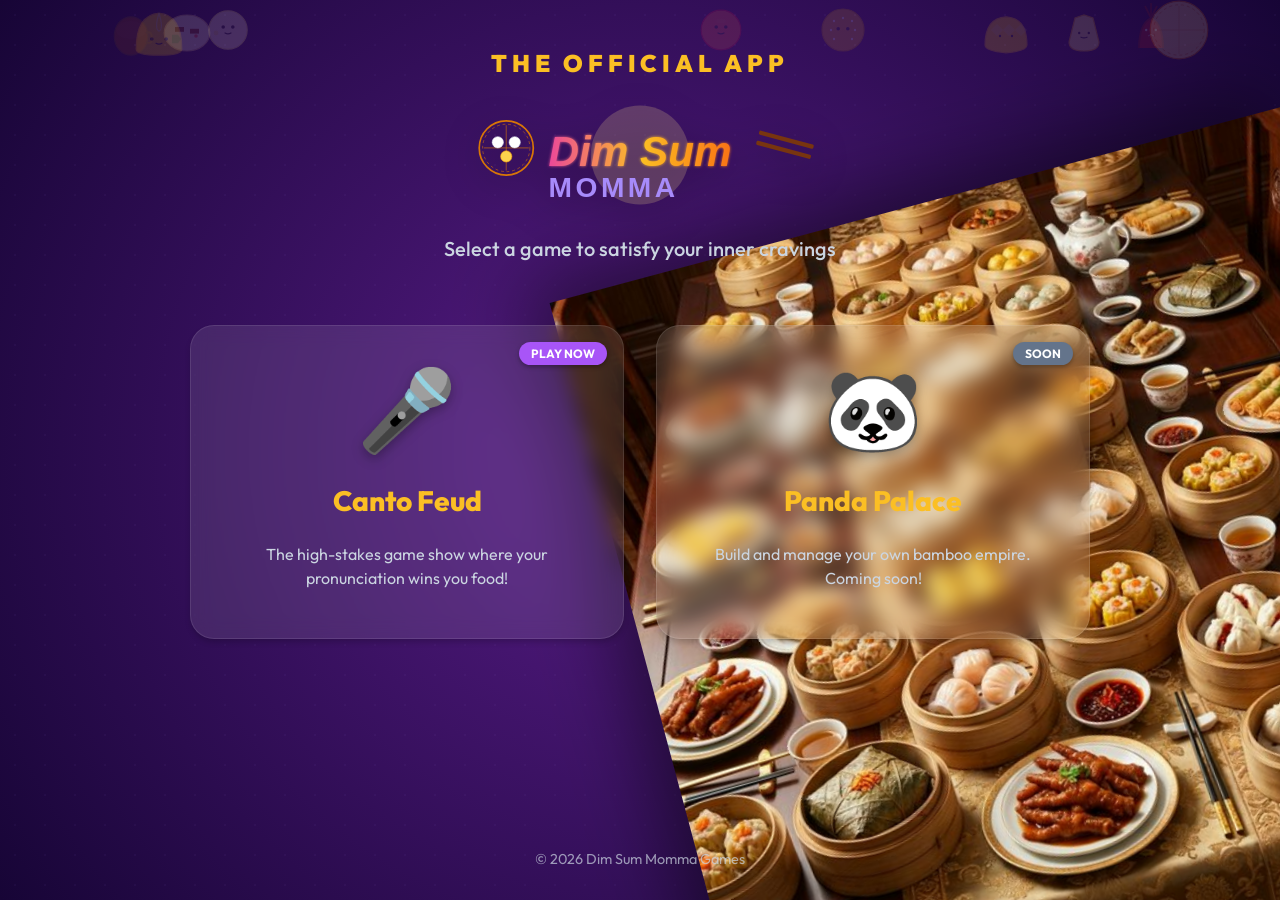
<file: index.html>
<!DOCTYPE html>
<html lang="en">

<head>
    <meta charset="UTF-8">
    <meta name="viewport" content="width=device-width, initial-scale=1.0">
    <title>Dim Sum Momma</title>
    <link rel="stylesheet" href="css/launcher.css">
    <link rel="stylesheet" href="css/branding.css">
    <link rel="icon"
        href="data:image/svg+xml,<svg xmlns=%22http://www.w3.org/2000/svg%22 viewBox=%220 0 100 100%22><text y=%22.9em%22 font-size=%2290%22>🥟</text></svg>">
</head>

<body>
    <div class="dimsum-bg-container"></div>

    <div class="banquet-table-container">
        <!-- Static Fallback -->
        <img src="assets/banquet-table.png" class="banquet-table-bg" alt="Dim Sum Banquet Table">
    </div>

    <header>
        <span
            style="font-size: 1.5rem; font-weight: 900; color: #fbbf24; text-transform: uppercase; letter-spacing: 0.2em; display: block; margin-bottom: 0.5rem;">The
            Official App</span>
        <img src="assets/logo.svg" alt="Dim Sum Momma" class="logo">
        <div class="subtitle">Select a game to satisfy your inner cravings</div>
    </header>

    <main class="game-grid">
        <!-- Canto Feud (Formerly Dim Sum Momma) -->
        <a href="games/canto-feud/index.html" class="game-card card-dim-sum">
            <span class="badge" style="background: #a855f7;">PLAY NOW</span>
            <div class="game-icon">🎤</div>
            <h2 class="game-title">Canto Feud</h2>
            <p class="game-desc">The high-stakes game show where your pronunciation wins you food!</p>
        </a>

        <!-- Panda Palace -->
        <a href="games/panda-palace/index.html" class="game-card card-panda">
            <span class="badge soon">SOON</span>
            <div class="game-icon">🐼</div>
            <h2 class="game-title">Panda Palace</h2>
            <p class="game-desc">Build and manage your own bamboo empire. Coming soon!</p>
        </a>
    </main>

    <footer>
        &copy; 2026 Dim Sum Momma Games
    </footer>
    <script type="module" src="js/home-banquet.js"></script>
</body>

</html>
</file>
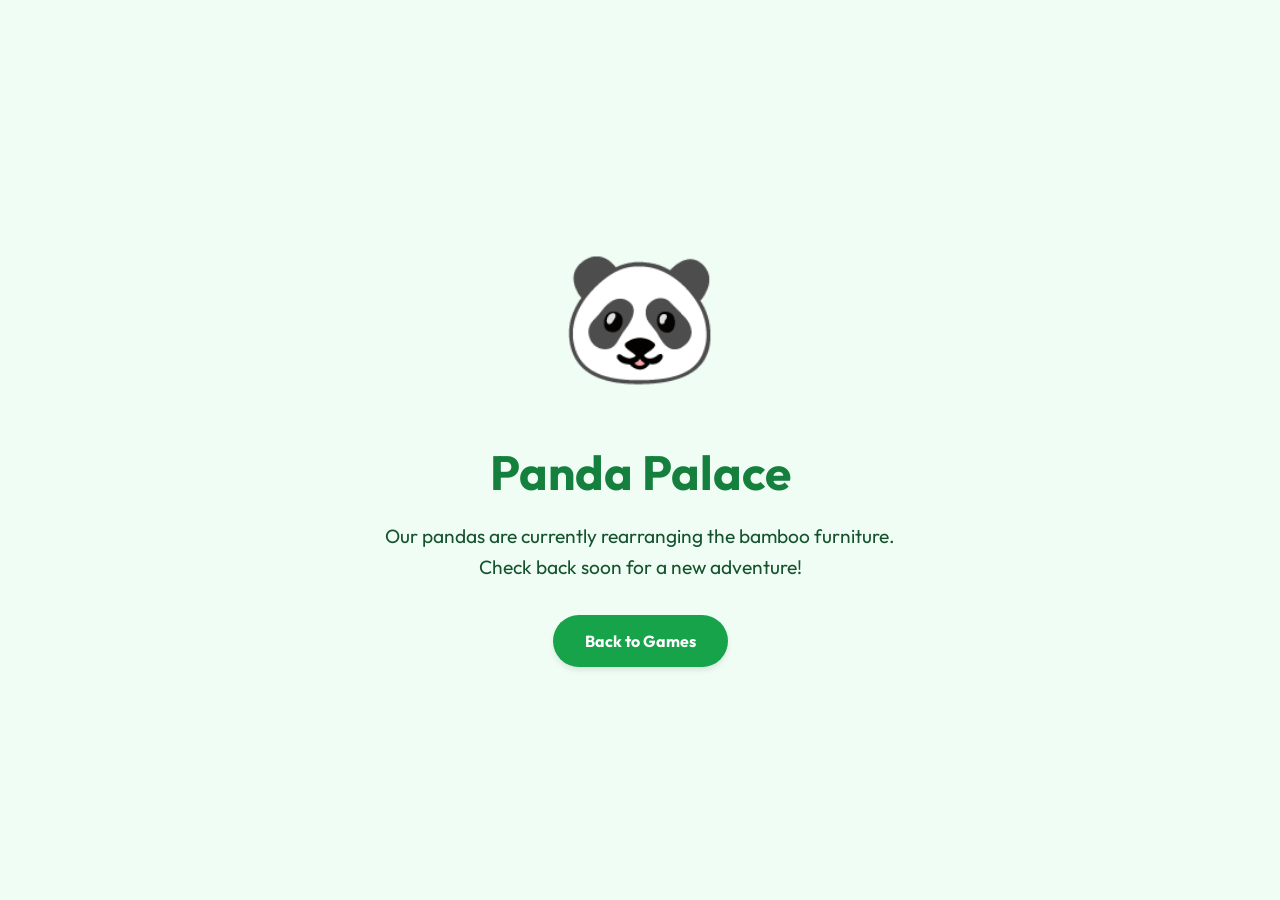
<file: games/panda-palace/index.html>
<!DOCTYPE html>
<html lang="en">

<head>
    <meta charset="UTF-8">
    <meta name="viewport" content="width=device-width, initial-scale=1.0">
    <title>Panda Palace - Coming Soon</title>
    <link rel="preconnect" href="https://fonts.googleapis.com">
    <link rel="preconnect" href="https://fonts.gstatic.com" crossorigin>
    <link href="https://fonts.googleapis.com/css2?family=Outfit:wght@300;400;600;700;900&display=swap" rel="stylesheet">
    <style>
        body {
            margin: 0;
            padding: 0;
            font-family: 'Outfit', sans-serif;
            background-color: #f0fdf4;
            color: #166534;
            display: flex;
            flex-direction: column;
            align-items: center;
            justify-content: center;
            min-height: 100vh;
            text-align: center;
        }

        .container {
            padding: 2rem;
            max-width: 600px;
        }

        h1 {
            font-size: 3rem;
            margin-bottom: 0.5rem;
            color: #15803d;
        }

        .panda-icon {
            font-size: 8rem;
            margin-bottom: 1rem;
            animation: bounce 2s infinite ease-in-out;
            display: inline-block;
        }

        p {
            font-size: 1.2rem;
            line-height: 1.6;
            margin-bottom: 2rem;
            color: #14532d;
        }

        .back-btn {
            display: inline-block;
            padding: 1rem 2rem;
            background-color: #16a34a;
            color: white;
            text-decoration: none;
            border-radius: 50px;
            font-weight: bold;
            transition: transform 0.2s, background-color 0.2s;
            box-shadow: 0 4px 6px -1px rgba(0, 0, 0, 0.1);
        }

        .back-btn:hover {
            transform: translateY(-2px);
            background-color: #15803d;
        }

        @keyframes bounce {

            0%,
            100% {
                transform: translateY(0);
            }

            50% {
                transform: translateY(-20px);
            }
        }
    </style>
</head>

<body>
    <div class="container">
        <div class="panda-icon">🐼</div>
        <h1>Panda Palace</h1>
        <p>Our pandas are currently rearranging the bamboo furniture. <br>Check back soon for a new adventure!</p>
        <a href="../../index.html" class="back-btn">Back to Games</a>
    </div>
</body>

</html>
</file>
<file: css/launcher.css>
@import url('https://fonts.googleapis.com/css2?family=Outfit:wght@300;400;600;700;900&family=Noto+Sans+TC:wght@400;500;700;900&display=swap');

:root {
    /* Dim Sum Momma Theme */
    --bg-dark: #2e1065;
    --game-bg: #4c1d95;
    --accent-gold: #fbbf24;
    --accent-secondary: #f472b6;
    --text-main: #f8fafc;
    --text-muted: #cbd5e1;
    --card-bg: rgba(255, 255, 255, 0.1);
    --hover-shadow: 0 20px 25px -5px rgba(0, 0, 0, 0.5), 0 10px 10px -5px rgba(0, 0, 0, 0.3);
}

body {
    margin: 0;
    font-family: 'Outfit', sans-serif;
    background: radial-gradient(circle at center, #581c87 0%, #170536 100%);
    color: var(--text-main);
    display: flex;
    flex-direction: column;
    align-items: center;
    min-height: 100vh;
    overflow-x: hidden;
}

/* Background Pattern */
body::before {
    content: "";
    position: fixed;
    top: 0;
    left: 0;
    width: 100%;
    height: 100%;
    background-image: radial-gradient(rgba(167, 139, 250, 0.15) 1px, transparent 1px);
    background-size: 30px 30px;
    opacity: 0.3;
    z-index: -1;
}

header {
    text-align: center;
    padding: 3rem 1rem;
    animation: fadeIn Down 0.8s ease-out;
}

h1 {
    font-size: 3.5rem;
    font-weight: 900;
    margin: 0;
    font-style: italic;
    background: linear-gradient(135deg, #ec4899 0%, #fbbf24 50%, #f97316 100%);
    -webkit-background-clip: text;
    -webkit-text-fill-color: transparent;
    text-shadow: 0 4px 12px rgba(245, 158, 11, 0.2);
    letter-spacing: -0.02em;
}

.subtitle {
    font-size: 1.25rem;
    color: var(--text-muted);
    margin-top: 0.5rem;
    font-weight: 500;
}

/* Game Grid */
.game-grid {
    display: grid;
    grid-template-columns: repeat(auto-fit, minmax(300px, 1fr));
    gap: 2rem;
    width: 100%;
    max-width: 900px;
    padding: 1rem 2rem 4rem;
}

.game-card {
    background: var(--card-bg);
    border-radius: 24px;
    padding: 2rem;
    text-decoration: none;
    color: inherit;
    transition: all 0.4s cubic-bezier(0.34, 1.56, 0.64, 1);
    box-shadow: 0 4px 6px -1px rgba(0, 0, 0, 0.2);
    border: 1px solid rgba(255, 255, 255, 0.1);
    backdrop-filter: blur(10px);
    display: flex;
    flex-direction: column;
    align-items: center;
    text-align: center;
    position: relative;
    overflow: hidden;
}

.game-card:hover {
    transform: translateY(-8px) scale(1.02);
    box-shadow: var(--hover-shadow);
    background: rgba(255, 255, 255, 0.15);
    border-color: var(--accent-gold);
}

.game-icon {
    font-size: 5rem;
    margin-bottom: 1.5rem;
    filter: drop-shadow(0 4px 6px rgba(0, 0, 0, 0.3));
    transition: transform 0.3s ease;
}

.game-card:hover .game-icon {
    transform: scale(1.1) rotate(5deg);
}

.game-title {
    font-size: 1.75rem;
    font-weight: 800;
    margin: 0 0 0.5rem;
    color: var(--accent-gold);
}

.game-desc {
    color: var(--text-muted);
    font-size: 1rem;
    line-height: 1.5;
}

/* Badges */
.badge {
    position: absolute;
    top: 1rem;
    right: 1rem;
    background: #ef4444;
    color: white;
    font-size: 0.75rem;
    font-weight: 700;
    padding: 0.25rem 0.75rem;
    border-radius: 99px;
    box-shadow: 0 2px 4px rgba(0, 0, 0, 0.3);
}

.badge.new {
    background: #10b981;
}

.badge.soon {
    background: #64748b;
}


/* Animations */
@keyframes fadeIn {
    from {
        opacity: 0;
        transform: translateY(10px);
    }

    to {
        opacity: 1;
        transform: translateY(0);
    }
}

.game-card {
    animation: fadeIn 0.6s ease-out backwards;
}

.game-card:nth-child(1) {
    animation-delay: 0.1s;
}

.game-card:nth-child(2) {
    animation-delay: 0.2s;
}

footer {
    margin-top: auto;
    padding: 2rem;
    color: var(--text-muted);
    font-size: 0.9rem;
    opacity: 0.7;
}
</file>
<file: css/branding.css>
/* Logo Styling */
.logo {
    max-width: 400px;
    width: 90%;
    height: auto;
    filter: drop-shadow(0 10px 20px rgba(0, 0, 0, 0.4));
    transition: transform 0.3s ease;
    margin: 1rem 0;
}

.logo:hover {
    transform: scale(1.05) rotate(-2deg);
}

/* Banquet Table Background (Static Image) */
.banquet-table-bg {
    width: 100%;
    height: auto;
    display: block;
    filter: drop-shadow(-20px -20px 40px rgba(0, 0, 0, 0.5));
}

/* Adjustments for smaller screens */
@media (max-width: 768px) {
    .banquet-table-container {
        width: 120%;
        /* Make it huge on mobile */
        right: -20%;
        bottom: -15%;
        transform: rotate(-10deg);
        opacity: 0.6;
        /* Fade it out a bit so content is readable */
    }

    .logo {
        max-width: 280px;
    }
}

/* ------------------------------------------- */
/* DYNAMIC BANQUET & EMOJIS */
/* ------------------------------------------- */

.banquet-table-container {
    position: fixed;
    bottom: -10%;
    /* Pull it down so it looks like it's coming from the bottom */
    right: -10%;
    /* Pull it to the right */
    width: 60%;
    /* Occupy a significant portion of the screen */
    max-width: 1200px;
    /* Cap size on very large screens */
    /* Add height so dynamic positioning works relative to this container */
    height: 800px;
    /* Approximate aspect ratio */
    z-index: -1;
    pointer-events: none;
    /* Let clicks pass through */
    transform: rotate(-15deg);
    /* Slight angle for dynamism */
}

/* Background Emoji Animation */
.dimsum-bg-container {
    position: fixed;
    top: 0;
    left: 0;
    width: 100%;
    height: 100%;
    z-index: -2;
    /* Behind everything */
    pointer-events: none;
    overflow: hidden;
}

.floating-dimsum {
    position: absolute;
    width: 60px;
    height: 60px;
    opacity: 0.15;
    animation: floatUp 15s linear infinite;
    z-index: -1;
}

.floating-dimsum svg {
    width: 100%;
    height: 100%;
}

@keyframes floatUp {
    0% {
        transform: translateY(110vh) rotate(0deg);
        opacity: 0;
    }

    10% {
        opacity: 0.15;
    }

    90% {
        opacity: 0.15;
    }

    100% {
        transform: translateY(-10vh) rotate(360deg);
        opacity: 0;
    }
}

/* Add delays and positions for random feel */
.floating-dimsum:nth-child(1) {
    left: 10%;
    animation-delay: 0s;
    animation-duration: 18s;
}

.floating-dimsum:nth-child(2) {
    left: 25%;
    animation-delay: 5s;
    animation-duration: 22s;
}

.floating-dimsum:nth-child(3) {
    left: 40%;
    animation-delay: 2s;
    animation-duration: 15s;
}

.floating-dimsum:nth-child(4) {
    left: 60%;
    animation-delay: 8s;
    animation-duration: 20s;
}

.floating-dimsum:nth-child(5) {
    left: 75%;
    animation-delay: 3s;
    animation-duration: 25s;
}

.floating-dimsum:nth-child(6) {
    left: 90%;
    animation-delay: 12s;
    animation-duration: 17s;
}


/* Placed Items (Baskets/Loose) */
.placed-item {
    position: absolute;
    transform-origin: center;
    filter: drop-shadow(0 5px 10px rgba(0, 0, 0, 0.3));
    transition: all 0.3s ease;
}

.placed-item svg {
    width: 100%;
    height: 100%;
}

/* Hover effects (even though pointer events none on container, the items catch pointer events in game. 
   Here, container is pointer-events:none. So hover won't work unless we re-enable pointers on items.) */
.placed-item {
    pointer-events: auto;
    /* Allow interaction */
}

/* Re-enable container if we want items to be clickable */
.banquet-table-container {
    pointer-events: none;
    /* Container passes through */
}

.placed-item:hover {
    transform: scale(1.1) !important;
    /* Override inline rotation on hover - tricky with transform/rotation conflict */
    /* If rotation set inline, hover scale won't work well without `!important` or specific transform preservation */
    /* The game uses dedicated drag logic which overrides style. Here it is static. */
    z-index: 100;
    filter: drop-shadow(0 15px 25px rgba(0, 0, 0, 0.4));
    cursor: grab;
}

.basket-wrapper {
    width: 100px;
    height: 100px;
}

/* Hide the static image if JS loads */
.banquet-table-bg.hidden {
    display: none;
}
</file>
